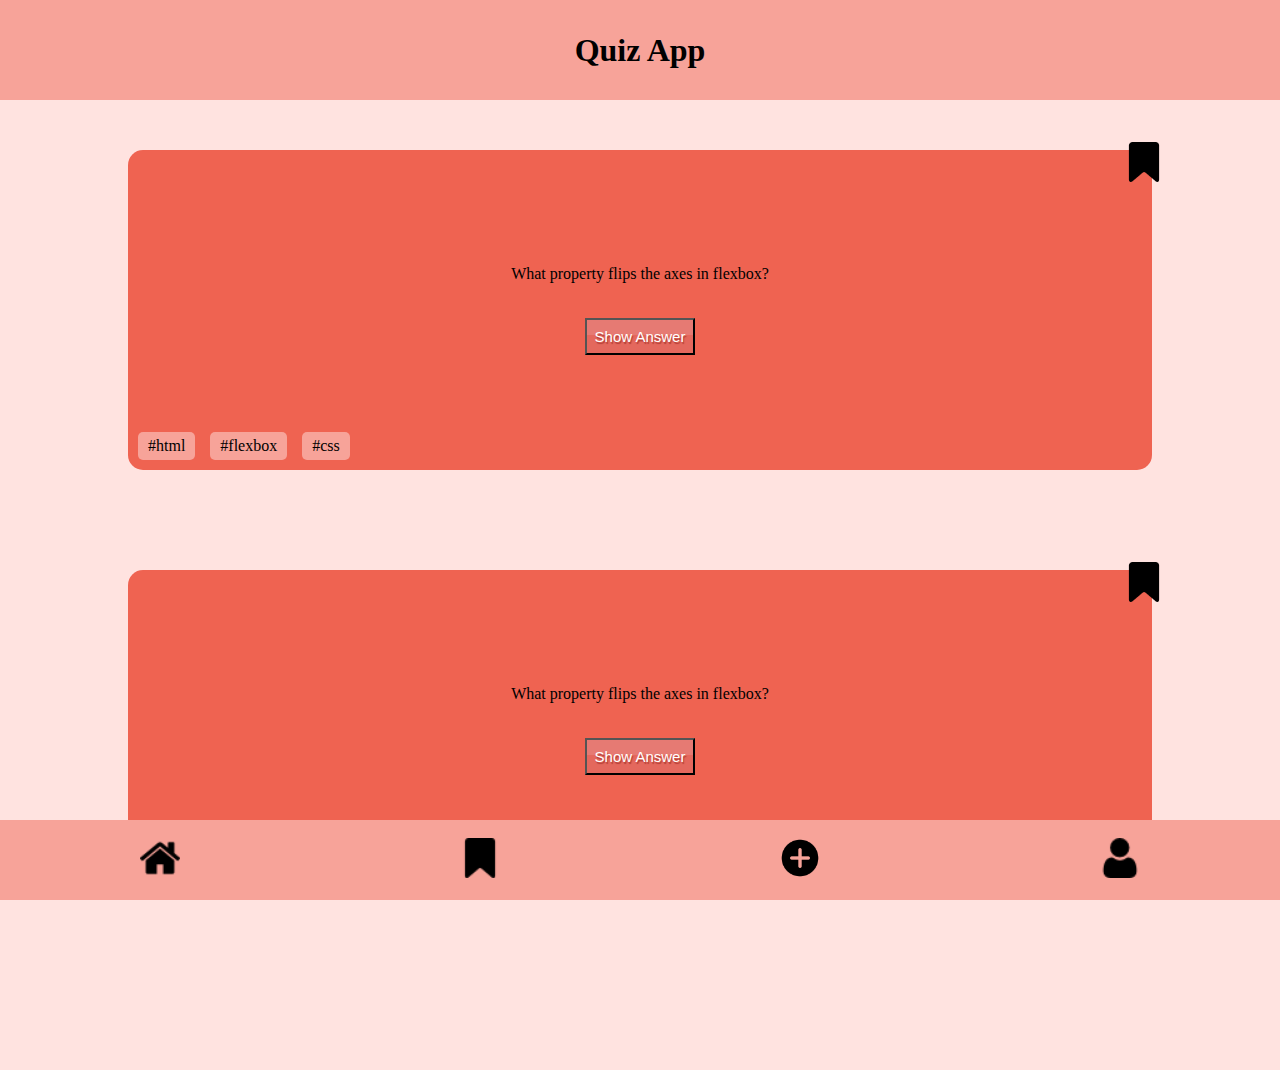
<file: index.html>
<!DOCTYPE html>
<html lang="en">
  <head>
    <meta charset="UTF-8" />
    <meta http-equiv="X-UA-Compatible" content="IE=edge" />
    <meta name="viewport" content="width=device-width, initial-scale=1.0" />
    <link rel="stylesheet" href="/styles.css" />
    <script src="/index.js" defer></script>
    <title>Quiz App</title>
  </head>
  <body>
    <header class="header">
      <h1>Quiz App</h1>
    </header>
    <main>
      <section class="card">
        <p data-js="question-text" class="border">
          What property flips the axes in flexbox?
        </p>
        <p class="answer--hidden" data-js="answer-text">flex-direction</p>
        <button data-js="answer-button" class="myButton">Show Answer</button>

        <ul class="card__hashtags">
          <li class="card__hashtags__items">#html</li>
          <li class="card__hashtags__items">#flexbox</li>
          <li class="card__hashtags__items">#css</li>
        </ul>
        <img
          class="card__bookmark"
          src="/imgs/bookmark-untagged.png"
          alt="bookmark"
          data-js="bookmark-icon"
        />
      </section>
      <section class="card">
        <p>What property flips the axes in flexbox?</p>
        <button class="myButton">Show Answer</button>
        <ul class="card__hashtags">
          <li class="card__hashtags__items">#html</li>
          <li class="card__hashtags__items">#flexbox</li>
          <li class="card__hashtags__items">#css</li>
        </ul>
        <img
          class="card__bookmark"
          src="/imgs/bookmark-untagged.png"
          alt="bookmark"
        />
      </section>
    </main>
    <footer class="footer">
      <nav class="navbar">
        <ul class="navbar__list">
          <li>
            <a href="/index.html"><img src="/imgs/home.png" alt="" /></a>
          </li>
          <li>
            <a href="/bookmark-tagged.html"
              ><img src="/imgs/bookmark-footer.png" alt=""
            /></a>
          </li>
          <li>
            <a href="/create-card.html"
              ><img src="/imgs/create-card.png" alt="Create Card Button"
            /></a>
          </li>
          <li>
            <a href="/personal-profile.html"
              ><img src="/imgs/user.png" alt=""
            /></a>
          </li>
        </ul>
      </nav>
    </footer>
  </body>
</html>
</file>
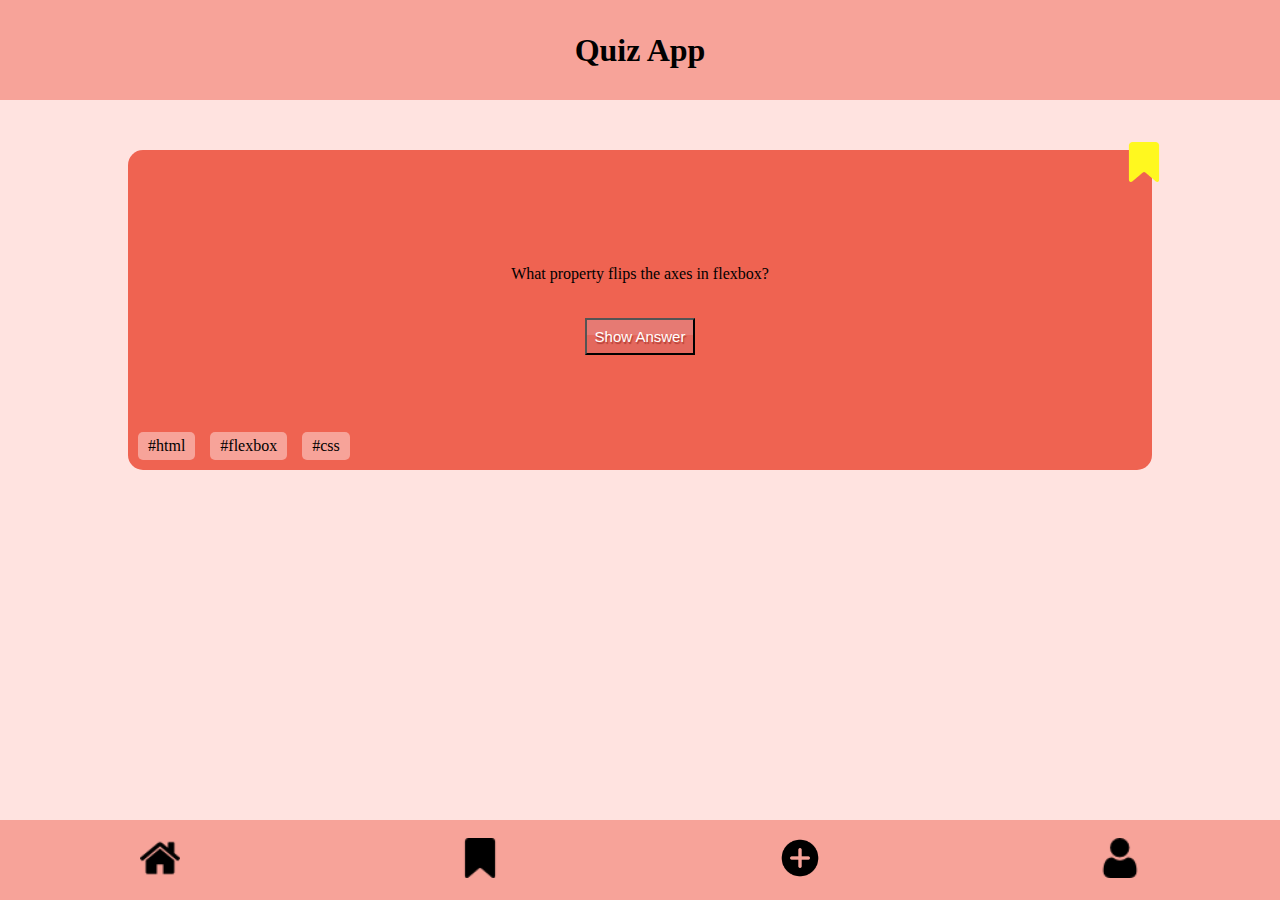
<file: bookmark-tagged.html>
<!DOCTYPE html>
<html lang="en">
  <head>
    <meta charset="UTF-8" />
    <meta http-equiv="X-UA-Compatible" content="IE=edge" />
    <meta name="viewport" content="width=device-width, initial-scale=1.0" />
    <link rel="stylesheet" href="/styles.css" />
    <title>Quiz App</title>
  </head>
  <body>
    <header class="header">
      <h1>Quiz App</h1>
    </header>
    <main>
      <section class="card">
        <p>What property flips the axes in flexbox?</p>
        <button class="myButton">Show Answer</button>
        <ul class="card__hashtags">
          <li class="card__hashtags__items">#html</li>
          <li class="card__hashtags__items">#flexbox</li>
          <li class="card__hashtags__items">#css</li>
        </ul>
        <img
          class="card__bookmark"
          src="/imgs/bookmark-tagged.png"
          alt="bookmark"
        />
      </section>
    </main>
    <footer class="footer">
      <nav class="navbar">
        <ul class="navbar__list">
          <li>
            <a href="/index.html"><img src="/imgs/home.png" alt="" /></a>
          </li>
          <li>
            <a href="/bookmark-tagged.html"
              ><img src="/imgs/bookmark-footer.png" alt=""
            /></a>
          </li>
          <li>
            <a href="/create-card.html"
              ><img src="/imgs/create-card.png" alt="Create Card Button"
            /></a>
          </li>
          <li>
            <a href="/personal-profile.html"
              ><img src="/imgs/user.png" alt=""
            /></a>
          </li>
        </ul>
      </nav>
    </footer>
  </body>
</html>
</file>
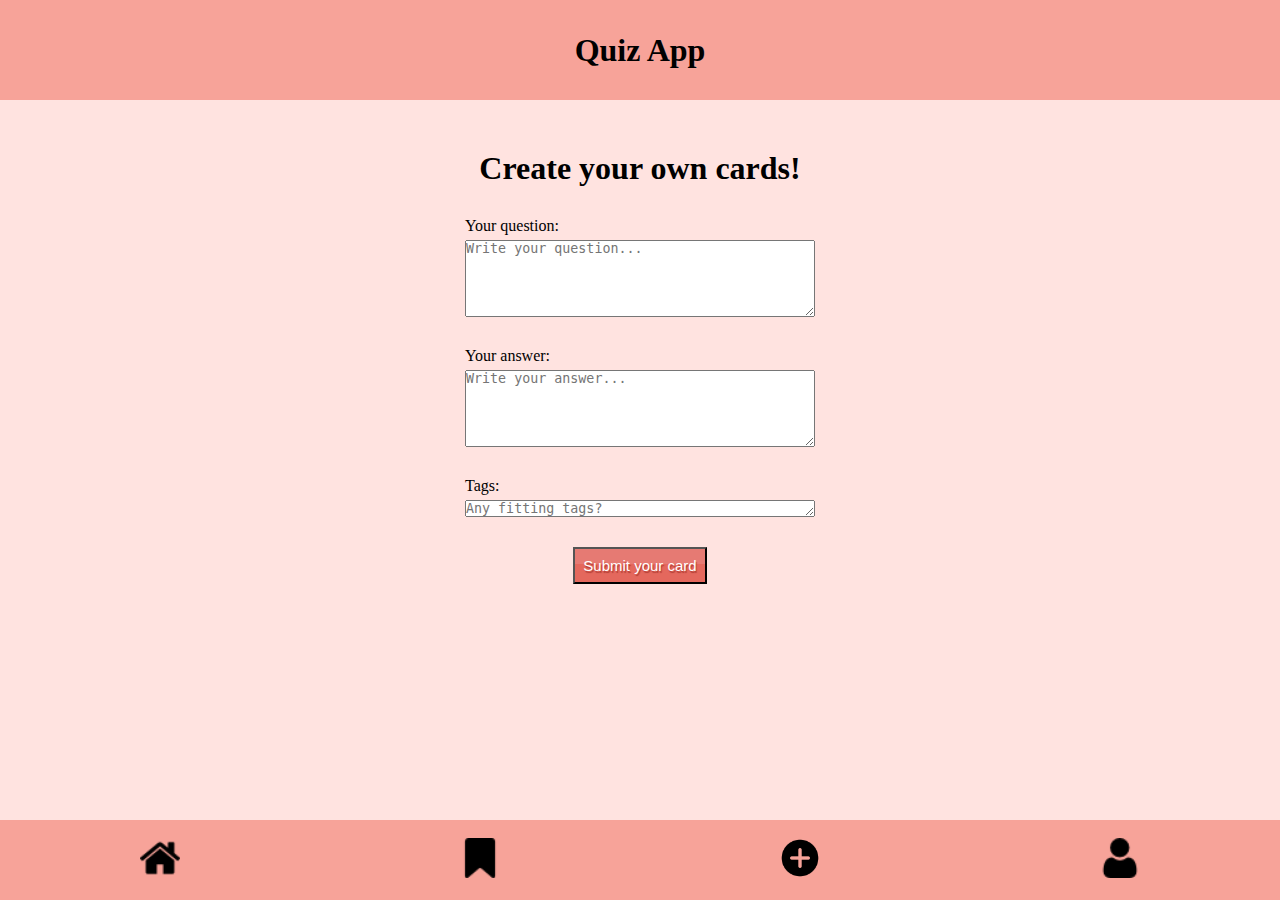
<file: create-card.html>
<!DOCTYPE html>
<html lang="en">
  <head>
    <meta charset="UTF-8" />
    <meta http-equiv="X-UA-Compatible" content="IE=edge" />
    <meta name="viewport" content="width=device-width, initial-scale=1.0" />
    <link rel="stylesheet" href="/styles.css" />
    <script src="/components/create-page/create-card.js" defer></script>
    <title>Quiz App</title>
  </head>
  <body>
    <header class="header">
      <h1>Quiz App</h1>
    </header>
    <main data-js="main">
      <form data-js="form">
        <label for=""><h1>Create your own cards!</h1></label>
        <section class="form__input">
          <label for="">Your question:</label>
          <textarea
            name="question"
            id="question"
            cols="30"
            rows="5"
            placeholder="Write your question..."
            maxlength="150"
            data-js="question"
          ></textarea>
          <p
            class="form__input--remaining"
            data-js="remaining-characters-question"
            hidden
          ></p>
        </section>
        <section class="form__input">
          <label for="">Your answer:</label>
          <textarea
            name="answer"
            id="answer"
            cols="30"
            rows="5"
            placeholder="Write your answer..."
            maxlength="150"
            data-js="answer"
          ></textarea>
          <p
            class="form__input--remaining"
            data-js="remaining-characters-answer"
            hidden
          ></p>
        </section>
        <section class="form__input">
          <label for="">Tags:</label>
          <textarea
            name="tags"
            id="tags"
            cols="25"
            rows="1"
            placeholder="Any fitting tags?"
            maxlength="40"
            data-js="tags"
          ></textarea>
          <p
            class="form__input--remaining"
            data-js="remaining-characters-tags"
            hidden
          ></p>
        </section>
        <section class="form__input">
          <button class="myButton" type="submit" data-js="submit-button">
            Submit your card
          </button>
        </section>
      </form>
    </main>
    <footer class="footer">
      <nav class="navbar">
        <ul class="navbar__list">
          <li>
            <a href="/index.html"
              ><img src="/imgs/home.png" alt="Home Button"
            /></a>
          </li>
          <li>
            <a href="/bookmark-tagged.html"
              ><img src="/imgs/bookmark-footer.png" alt="Bookmarks Button"
            /></a>
          </li>
          <li>
            <a href="/create-card.html"
              ><img src="/imgs/create-card.png" alt="Create Card Button"
            /></a>
          </li>
          <li>
            <a href="/personal-profile.html"
              ><img src="/imgs/user.png" alt="Profile Button"
            /></a>
          </li>
        </ul>
      </nav>
    </footer>
  </body>
</html>
</file>
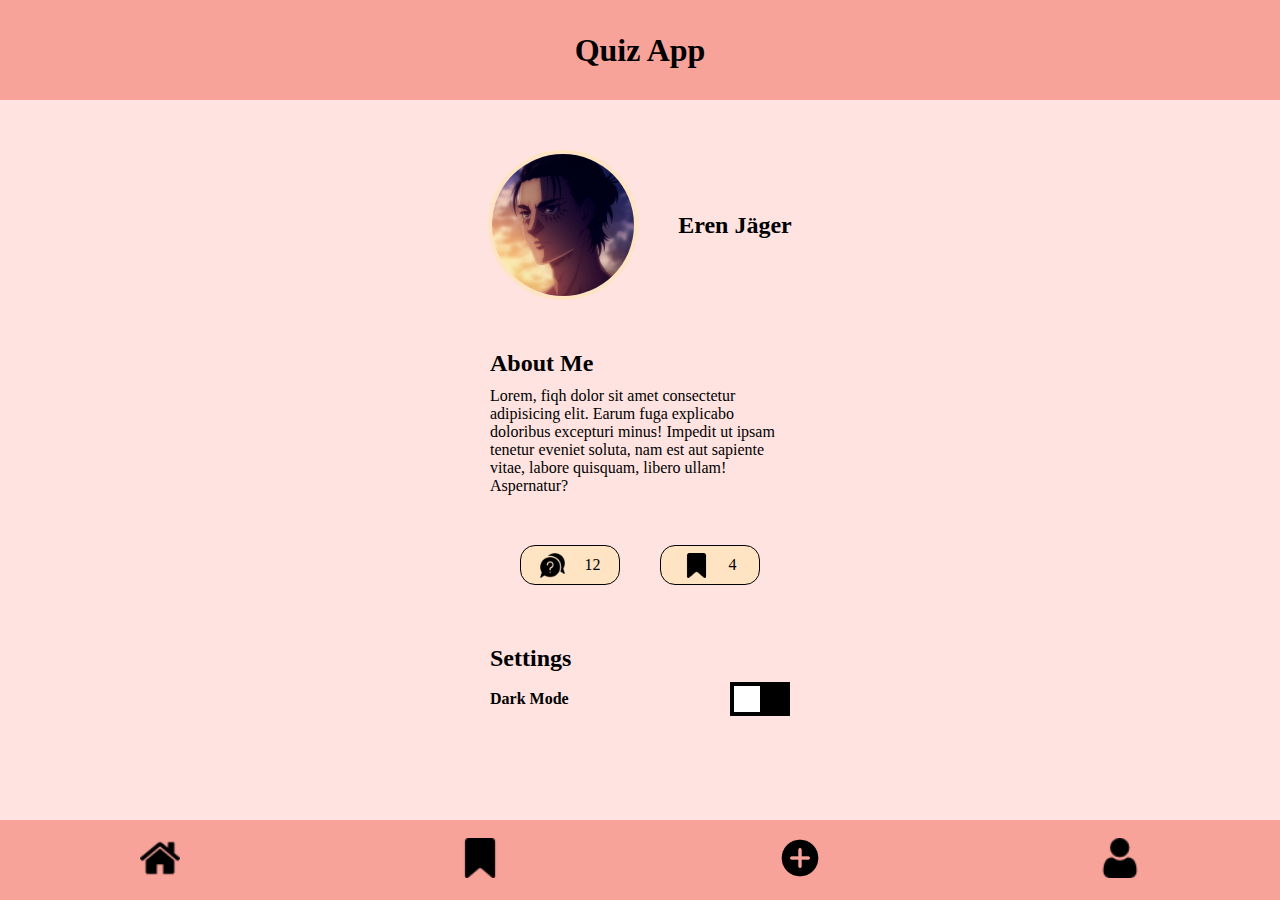
<file: personal-profile.html>
<!DOCTYPE html>
<html lang="en">
  <head>
    <meta charset="UTF-8" />
    <meta http-equiv="X-UA-Compatible" content="IE=edge" />
    <meta name="viewport" content="width=device-width, initial-scale=1.0" />
    <link rel="stylesheet" href="/styles.css" />
    <title>Bookmarked</title>
  </head>
  <body>
    <header class="header">
      <h1>Quiz App</h1>
    </header>
    <main>
      <section class="profile-section">
        <section class="profile__header">
          <h2>Eren Jäger</h2>
          <img
            class="profile__picture"
            src="/imgs/profile-picture.png"
            alt="profile-picture"
          />
        </section>
        <section class="profile">
          <section class="profile__about">
            <h2 class="profile__about__heading">About Me</h2>
            <p class="profile__about__text">
              Lorem, fiqh dolor sit amet consectetur adipisicing elit. Earum
              fuga explicabo doloribus excepturi minus! Impedit ut ipsam tenetur
              eveniet soluta, nam est aut sapiente vitae, labore quisquam,
              libero ullam! Aspernatur?
            </p>
          </section>
        </section>
        <section class="counter">
          <div class="counter--style">
            <img
              src="/imgs/questions-counter.png"
              alt="questions-icon"
              class="counter__icons"
            />
            <p>12</p>
          </div>
          <div class="counter--style">
            <img
              src="/imgs/bookmarks-counter.png"
              alt="bookmarks-icon"
              class="counter__icons"
            />
            <p>4</p>
          </div>
        </section>
      </section>
      <section class="settings-section">
        <section class="settings">
          <h2 class="settings__header">Settings</h2>
          <section class="settings__option">
            <h4>Dark Mode</h4>
            <section class="settings__dark-mode-button--off">
              <label class="switch">
                <input type="checkbox" />
                <span class="slider"></span>
              </label>
            </section>
          </section>
        </section>
      </section>
    </main>
    <footer class="footer">
      <nav class="navbar">
        <ul class="navbar__list">
          <li>
            <a href="/index.html"><img src="/imgs/home.png" alt="" /></a>
          </li>
          <li>
            <a href="/bookmark-tagged.html"
              ><img src="/imgs/bookmark-footer.png" alt=""
            /></a>
          </li>
          <li>
            <a href="/create-card.html"
              ><img src="/imgs/create-card.png" alt="Create Card Button"
            /></a>
          </li>
          <li>
            <a href="/personal-profile.html"
              ><img src="/imgs/user.png" alt=""
            /></a>
          </li>
        </ul>
      </nav>
    </footer>
  </body>
</html>
</file>
<file: styles.css>
@import "/global.css";

@import "/components/button.css";
@import "/components/header.css";
@import "/components/navbar.css";
@import "/components/question-card.css";
@import "/components/personal-profile/counter.css";
@import "/components/personal-profile/profile.css";
@import "/components/personal-profile/settings.css";
@import "/components/create-page/create-page.css";

/* Own code */

.answer--hidden {
  display: none;
}

.card__bookmark--checked {
  content: url(/imgs/bookmark-tagged.png);
}

.card__bookmark {
  width: 40px;
  position: absolute;
  top: -8px;
  right: -12px;
  transition: 0.3s linear;
}

.card__bookmark:hover {
  cursor: pointer;
  filter: drop-shadow(3px -1px 5px #000);
}

/* Currently just used as a placeholder */

.switch {
  position: relative;
  display: inline-block;
  width: 60px;
  height: 34px;
}

/* Hide default HTML checkbox */
.switch input {
  opacity: 0;
  width: 0;
  height: 0;
}

/* The slider */
.slider {
  position: absolute;
  cursor: pointer;
  top: 0;
  left: 0;
  right: 0;
  bottom: 0;
  background-color: black;
  -webkit-transition: 0.4s;
  transition: 0.4s;
}

.slider:before {
  position: absolute;
  content: "";
  height: 26px;
  width: 26px;
  left: 4px;
  bottom: 4px;
  background-color: white;
  -webkit-transition: 0.4s;
  transition: 0.4s;
}

input:checked + .slider {
  background-color: black;
}

input:focus + .slider {
  box-shadow: 0 0 2px black;
}

input:checked + .slider:before {
  -webkit-transform: translateX(26px);
  -ms-transform: translateX(26px);
  transform: translateX(26px);
}

/* Rounded sliders */
.slider.round {
  border-radius: 34px;
}

.slider.round:before {
  border-radius: 50%;
}
</file>
